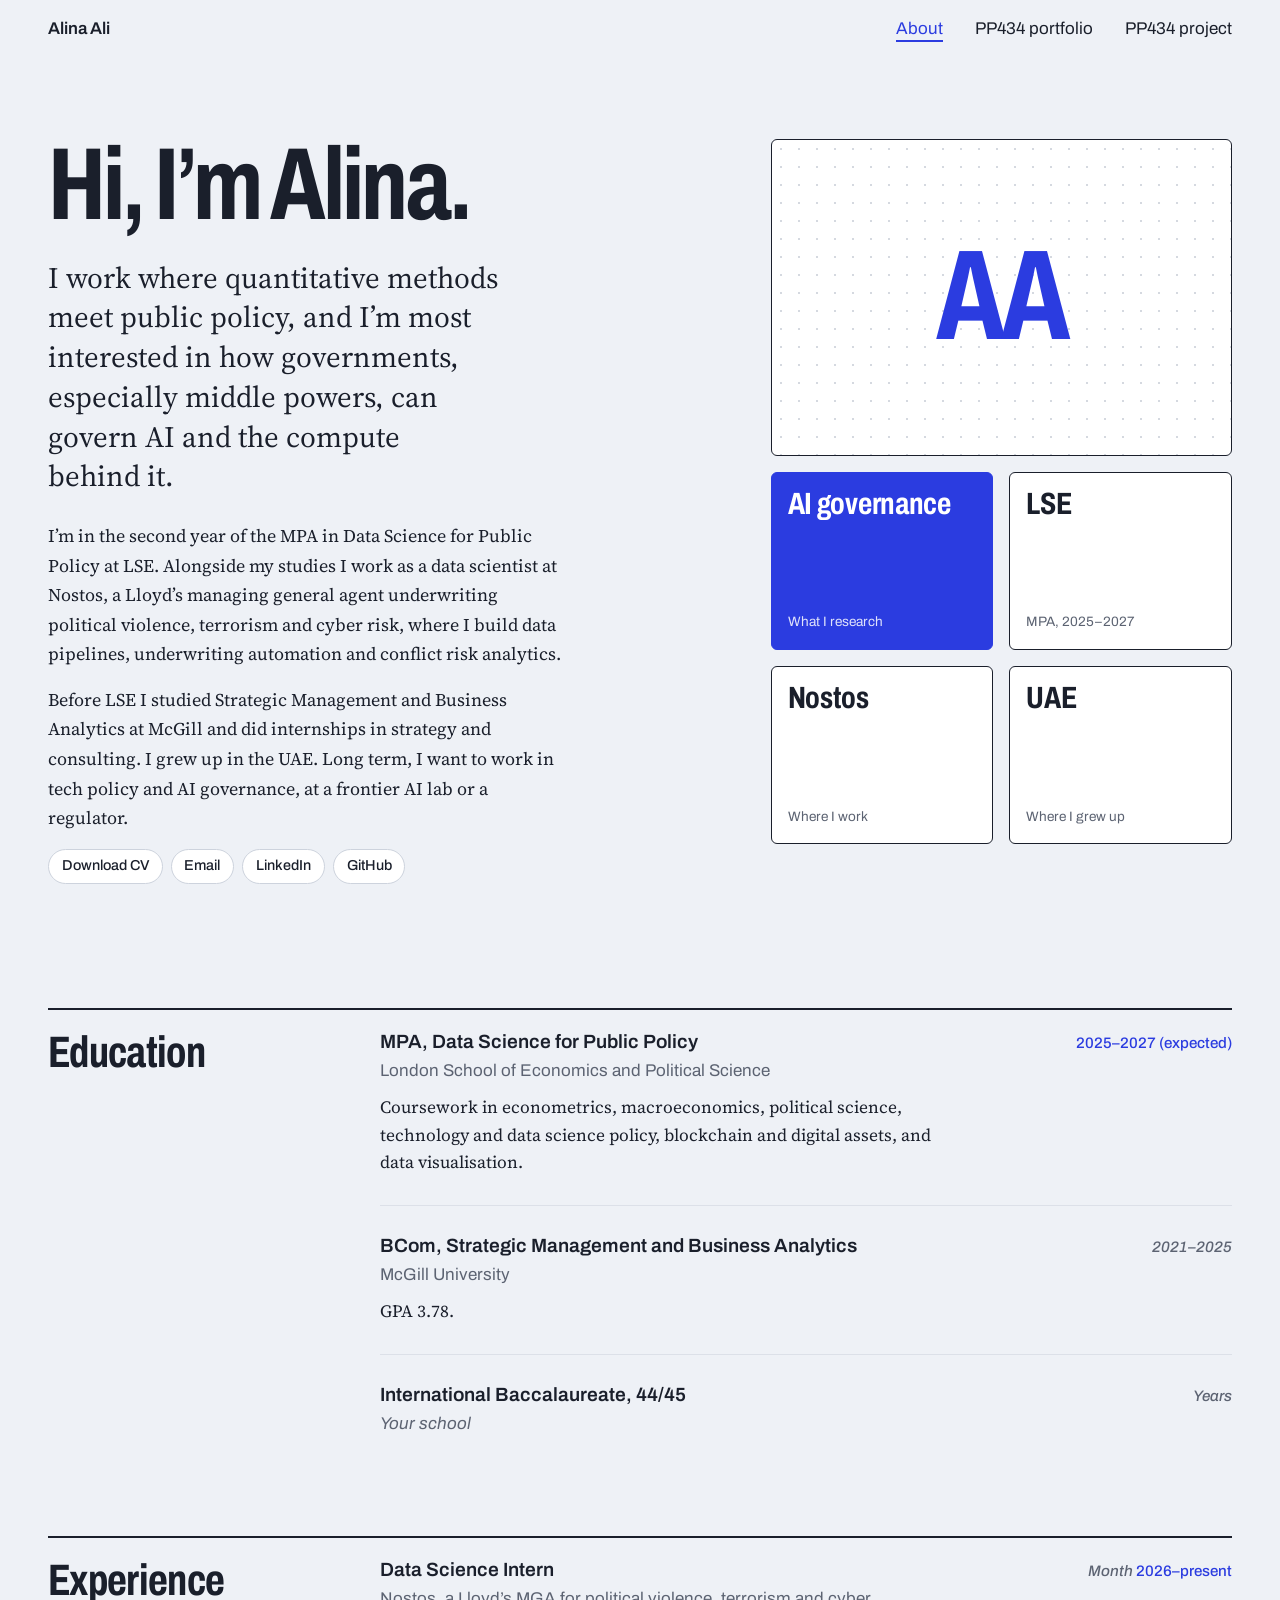
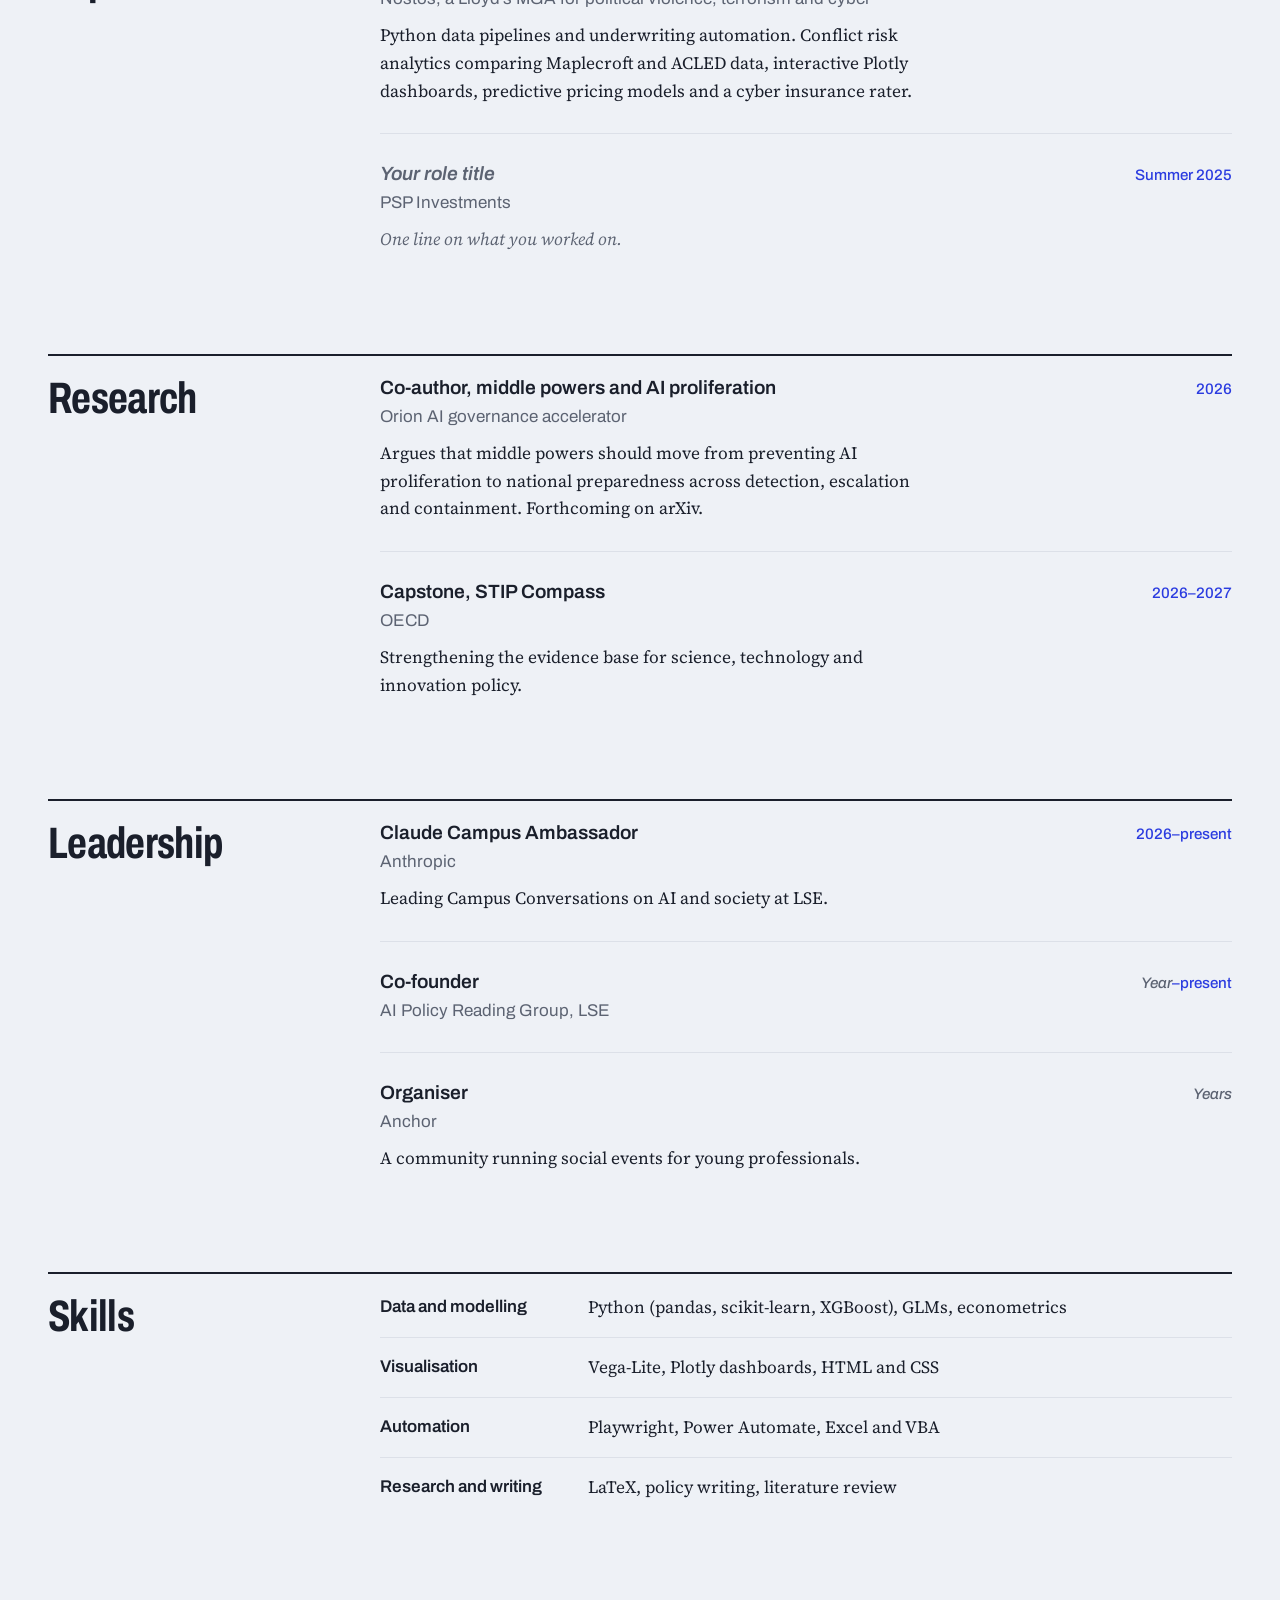
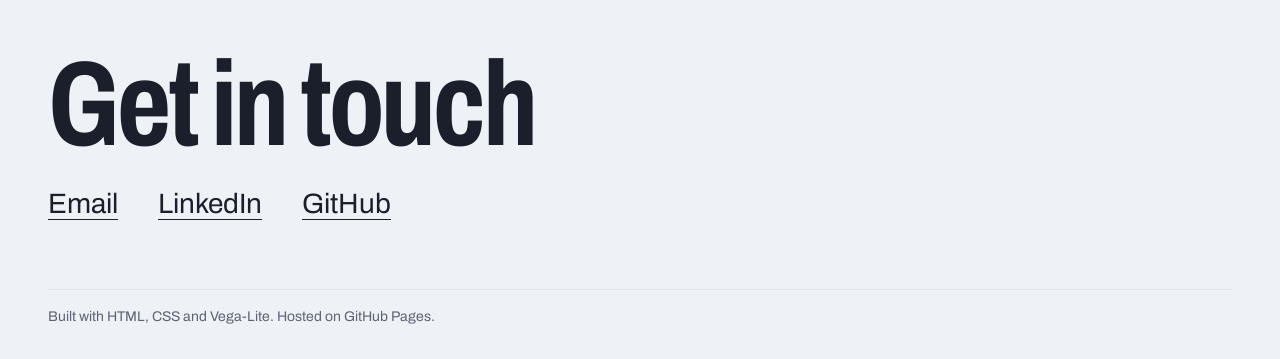
<file: about.html>
<!DOCTYPE html>
<html lang="en">

<head>
    <meta charset="utf-8">
    <meta name="viewport" content="width=device-width, initial-scale=1">
    <title>About | Alina Ali</title>
    <meta name="description" content="About Alina Ali: data science, public policy and AI governance.">

    <!-- Fonts: Archivo (headings and interface) + Source Serif 4 (longer text) -->
    <link rel="preconnect" href="https://fonts.googleapis.com">
    <link rel="preconnect" href="https://fonts.gstatic.com" crossorigin>
    <link href="https://fonts.googleapis.com/css2?family=Archivo:wdth,wght@62..125,100..900&family=Source+Serif+4:ital,opsz,wght@0,8..60,300..700;1,8..60,300..700&display=swap" rel="stylesheet">

    <!-- One stylesheet shared by every page -->
    <link rel="stylesheet" type="text/css" href="index.css">
</head>

<body class="page--wash">

    <!-- Top bar: the same on every page. aria-current marks the page you're on. -->
    <header class="topbar">
        <a class="topbar__home" href="index.html">Alina Ali</a>
        <nav class="topbar__nav" aria-label="Main">
            <a href="about.html" aria-current="page">About</a>
            <a href="portfolio.html">PP434 portfolio</a>
            <a href="project.html">PP434 project</a>
        </nav>
    </header>

    <main>

        <!-- INTRO: bio on the left; portrait and quick facts on the right -->
        <section class="about-hero">
            <div class="about-hero__text">
                <h1>Hi, I’m Alina.</h1>
                <p class="about-hero__lede">
                    I work where quantitative methods meet public policy, and I’m most interested in how
                    governments, especially middle powers, can govern AI and the compute behind it.
                </p>
                <p>
                    I’m in the second year of the MPA in Data Science for Public Policy at LSE. Alongside my studies
                    I work as a data scientist at Nostos, a Lloyd’s managing general agent underwriting political
                    violence, terrorism and cyber risk, where I build data pipelines, underwriting automation and
                    conflict risk analytics.
                </p>
                <p>
                    Before LSE I studied Strategic Management and Business Analytics at McGill and did internships in strategy and consulting.
                    I grew up in the UAE. Long term, I want to work in tech policy and AI
                    governance, at a frontier AI lab or a regulator.
                </p>
                <p class="about-hero__links">
                    <a href="cv.pdf">Download CV</a>
                    <a href="mailto:you@example.com">Email</a>
                    <a href="https://www.linkedin.com/in/alina-ali1/">LinkedIn</a>
                    <a href="https://github.com/alina-ali27">GitHub</a>
                </p>
            </div>

            <div class="about-hero__side">
                <!-- To use a photo: put it in an images/ folder and replace the <span> with
                     <img src="images/alina.jpg" alt="Portrait of Alina Ali"> -->
                <figure class="portrait">
                    <span class="portrait__initials" aria-hidden="true">AA</span>
                </figure>

                <ul class="facts">
                    <li class="fact fact--accent"><span class="fact__value">AI governance</span><span class="fact__label">What I research</span></li>
                    <li class="fact"><span class="fact__value">LSE</span><span class="fact__label">MPA, 2025–2027</span></li>
                    <li class="fact"><span class="fact__value">Nostos</span><span class="fact__label">Where I work</span></li>
                    <li class="fact"><span class="fact__value">UAE</span><span class="fact__label">Where I grew up</span></li>
                </ul>
            </div>
        </section>

        <!-- CV: each section has its heading on the left and entries on the right.
             Grey italic text marks details to fill in or check. -->
        <div class="cv">

            <section class="cv-section" aria-labelledby="edu">
                <h2 id="edu">Education</h2>
                <ol class="cv-list">
                    <li class="cv-entry">
                        <div class="cv-entry__head">
                            <h3>MPA, Data Science for Public Policy</h3>
                            <p class="cv-entry__dates">2025–2027 (expected)</p>
                        </div>
                        <p class="cv-entry__org">London School of Economics and Political Science</p>
                        <p class="cv-entry__desc">Coursework in econometrics, macroeconomics, political science, technology and data science policy, blockchain and digital assets, and data visualisation.</p>
                    </li>
                    <li class="cv-entry">
                        <div class="cv-entry__head">
                            <h3>BCom, Strategic Management and Business Analytics</h3>
                            <p class="cv-entry__dates"><span class="todo">2021–2025</span></p>
                        </div>
                        <p class="cv-entry__org">McGill University</p>
                        <p class="cv-entry__desc">GPA 3.78.</p>
                    </li>
                    <li class="cv-entry">
                        <div class="cv-entry__head">
                            <h3>International Baccalaureate, 44/45</h3>
                            <p class="cv-entry__dates"><span class="todo">Years</span></p>
                        </div>
                        <p class="cv-entry__org"><span class="todo">Your school</span></p>
                    </li>
                </ol>
            </section>

            <section class="cv-section" aria-labelledby="exp">
                <h2 id="exp">Experience</h2>
                <ol class="cv-list">
                    <li class="cv-entry">
                        <div class="cv-entry__head">
                            <h3>Data Science Intern</h3>
                            <p class="cv-entry__dates"><span class="todo">Month</span> 2026–present</p>
                        </div>
                        <p class="cv-entry__org">Nostos, a Lloyd’s MGA for political violence, terrorism and cyber</p>
                        <p class="cv-entry__desc">Python data pipelines and underwriting automation. Conflict risk analytics comparing Maplecroft and ACLED data, interactive Plotly dashboards, predictive pricing models and a cyber insurance rater.</p>
                    </li>
                    <li class="cv-entry">
                        <div class="cv-entry__head">
                            <h3><span class="todo">Your role title</span></h3>
                            <p class="cv-entry__dates">Summer 2025</p>
                        </div>
                        <p class="cv-entry__org">PSP Investments</p>
                        <p class="cv-entry__desc"><span class="todo">One line on what you worked on.</span></p>
                    </li>
                </ol>
            </section>

            <section class="cv-section" aria-labelledby="res">
                <h2 id="res">Research</h2>
                <ol class="cv-list">
                    <li class="cv-entry">
                        <div class="cv-entry__head">
                            <h3>Co-author, middle powers and AI proliferation</h3>
                            <p class="cv-entry__dates">2026</p>
                        </div>
                        <p class="cv-entry__org">Orion AI governance accelerator</p>
                        <p class="cv-entry__desc">Argues that middle powers should move from preventing AI proliferation to national preparedness across detection, escalation and containment. Forthcoming on arXiv.</p>
                    </li>
                    <li class="cv-entry">
                        <div class="cv-entry__head">
                            <h3>Capstone, STIP Compass</h3>
                            <p class="cv-entry__dates">2026–2027</p>
                        </div>
                        <p class="cv-entry__org">OECD</p>
                        <p class="cv-entry__desc">Strengthening the evidence base for science, technology and innovation policy.</p>
                    </li>
                </ol>
            </section>

            <section class="cv-section" aria-labelledby="lead">
                <h2 id="lead">Leadership</h2>
                <ol class="cv-list">
                    <li class="cv-entry">
                        <div class="cv-entry__head">
                            <h3>Claude Campus Ambassador</h3>
                            <p class="cv-entry__dates">2026–present</p>
                        </div>
                        <p class="cv-entry__org">Anthropic</p>
                        <p class="cv-entry__desc">Leading Campus Conversations on AI and society at LSE.</p>
                    </li>
                    <li class="cv-entry">
                        <div class="cv-entry__head">
                            <h3>Co-founder</h3>
                            <p class="cv-entry__dates"><span class="todo">Year</span>–present</p>
                        </div>
                        <p class="cv-entry__org">AI Policy Reading Group, LSE</p>
                    </li>
                    <li class="cv-entry">
                        <div class="cv-entry__head">
                            <h3>Organiser</h3>
                            <p class="cv-entry__dates"><span class="todo">Years</span></p>
                        </div>
                        <p class="cv-entry__org">Anchor</p>
                        <p class="cv-entry__desc">A community running social events for young professionals.</p>
                    </li>
                </ol>
            </section>

            <section class="cv-section" aria-labelledby="skills">
                <h2 id="skills">Skills</h2>
                <dl class="skills">
                    <div><dt>Data and modelling</dt><dd>Python (pandas, scikit-learn, XGBoost), GLMs, econometrics</dd></div>
                    <div><dt>Visualisation</dt><dd>Vega-Lite, Plotly dashboards, HTML and CSS</dd></div>
                    <div><dt>Automation</dt><dd>Playwright, Power Automate, Excel and VBA</dd></div>
                    <div><dt>Research and writing</dt><dd>LaTeX, policy writing, literature review</dd></div>
                </dl>
            </section>
        </div>

    </main>

    <footer class="footer">
        <h2 class="footer__lead">Get in touch</h2>
        <p class="footer__links">
            <a href="mailto:you@example.com">Email</a>
            <a href="https://www.linkedin.com/in/alina-ali1/">LinkedIn</a>
            <a href="https://github.com/alina-ali27">GitHub</a>
        </p>
        <p class="footer__small">Built with HTML, CSS and Vega-Lite. Hosted on GitHub Pages.</p>
    </footer>

</body>

</html>
</file>
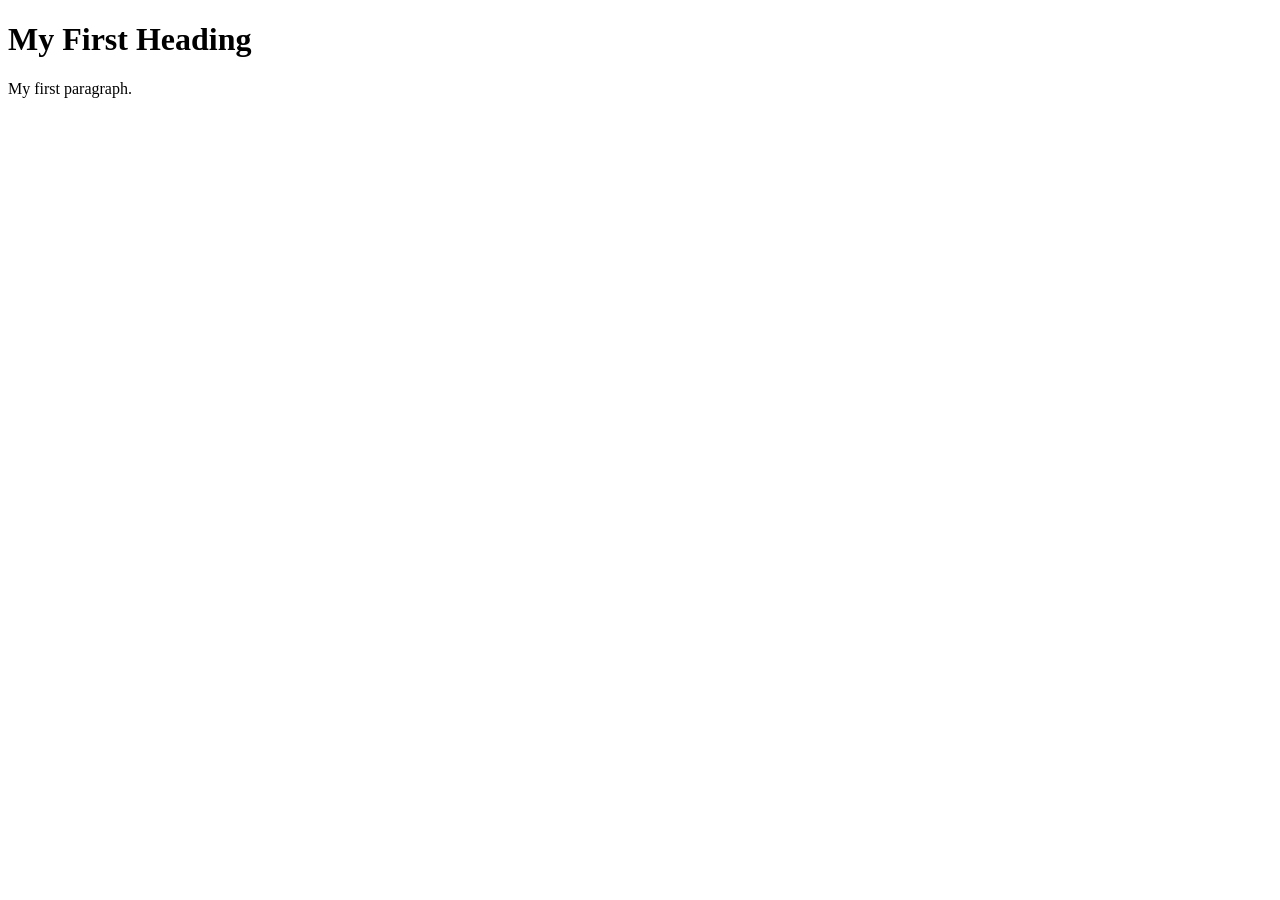
<file: Example1.html>
<!DOCTYPE html>
<html>

<!-- Richard Davies, Data Science -->

<!-- CODING LESSON NUMBER 1 -->
<!-- Commenting your code is vital, vital, vital -->

<!-- This is how you add comments to HTML -->

<!-- You can also include
multi - line comments
if you find that useful -->

<!-- To turn text into a comment, use the=is short-cut: CTRL & the "/" key (command + "/" on Mac)-->


<!-- HOW HTML WORKS - THE BASICS -->
<!-- HTML files have two fundamental parts. (1) The head, (2) The body -->

<!-- The head contains things that you do not see on the page -->

<head>
    <title>Page Title</title>
</head>

<!-- The body contains thigs you see -->
<!-- Most elements both open and close, with the content in the middle -->
<!-- Indenting is optional, but helps with readability -->
<body>
    <h1>My First Heading</h1>
    <p>My first paragraph.</p>
</body>
</html>
</file>
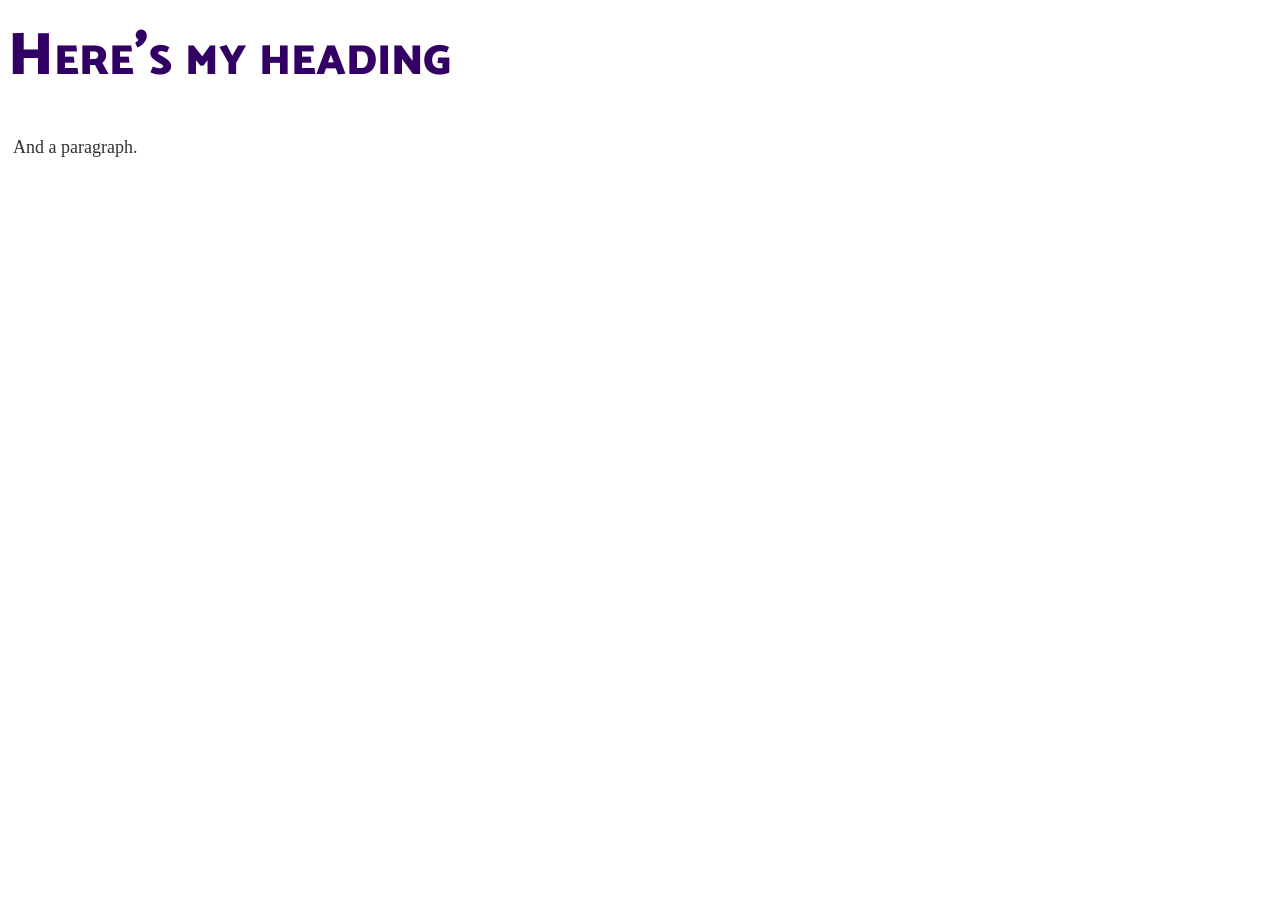
<file: Example2.html>
<!DOCTYPE html>

<!-- Richard Davies, Data Science -->

<html>

<head>
    <title>Richard's Second Example</title>

<!-- Link to my CSS file -->
<!-- The link needs to point to the CSS file, so it needs to be in the right place -->
    <link rel="stylesheet" href="Example2.css">
</head>


<body>

<h1>Here's my heading</h1>
<p>And a paragraph.</p>

</body>
</html>
</file>
<file: index.css>
/* =========================================================
   shared styles for every page
   (index.html, about.html, portfolio.html, project.html)
   White page so the Vega-Lite charts (white by default) blend in.
   Change the colours once here and the whole site follows.
   ========================================================= */

:root {
    --paper: #FFFFFF;   /* page background: matches the charts */
    --wash: #F3F4F7;    /* light panels: thumbnails, portrait */
    --ink: #1A1F2B;     /* main text */
    --muted: #5C6372;   /* secondary text */
    --rule: #E3E5E9;    /* dividing lines */
    --dots: #D5D9E0;    /* dot grid */
    --accent: #2B3CE0;  /* ultramarine */
    --orange: #E2711D;
    --teal: #2A9D8F;

    --sans: "Archivo", "Helvetica Neue", Arial, sans-serif;
    --serif: "Source Serif 4", Georgia, "Times New Roman", serif;
    --gutter: clamp(1.25rem, 4vw, 3rem);

    color-scheme: light;
}

/* ---------- Base ---------- */

*, *::before, *::after { box-sizing: border-box; }

html {
    scroll-behavior: smooth;
    scroll-padding-top: 4.5rem; /* so jump links don't hide under the top bar */
}

body {
    margin: 0;
    background: var(--paper);
    color: var(--ink);
    font-family: var(--sans);
    font-size: 1.0625rem;
    line-height: 1.5;
    -webkit-font-smoothing: antialiased;
}

a {
    color: inherit;
    text-decoration-thickness: 1px;
    text-underline-offset: 0.2em;
}

a:hover { color: var(--accent); }

:focus-visible {
    outline: 2px solid var(--accent);
    outline-offset: 3px;
}

/* Prompts to replace with your own writing */
.todo { font-style: italic; color: var(--muted); }

/* Dot grid used behind page tops, fading out downwards */
.hero::before,
.page-head::before {
    content: "";
    position: absolute;
    inset: 0;
    z-index: 0;
    background-image: radial-gradient(circle, var(--dots) 1px, transparent 1.4px);
    background-size: 22px 22px;
    -webkit-mask-image: linear-gradient(to bottom, #000 55%, transparent 100%);
    mask-image: linear-gradient(to bottom, #000 55%, transparent 100%);
    pointer-events: none;
}

/* Landing and About use a soft cool background so the white boxes stand out */
.page--wash { background: #EEF1F6; }
.page--wash .topbar { background: rgba(238, 241, 246, 0.92); }
.page--wash .hero__grid { stroke: #DCE1E9; }
.page--wash .page-head__jump a,
.page--wash .about-hero__links a { background: #FFFFFF; border-color: #CDD3DD; }

/* ---------- Top bar (every page) ---------- */

.topbar {
    position: sticky;
    top: 0;
    z-index: 10;
    display: flex;
    justify-content: space-between;
    align-items: baseline;
    gap: 1rem;
    padding: 1rem var(--gutter);
    background: rgba(255, 255, 255, 0.92);
    backdrop-filter: blur(6px);
    -webkit-backdrop-filter: blur(6px);
}

.topbar a { text-decoration: none; white-space: nowrap; }
.topbar__home { font-weight: 600; }

.topbar__nav {
    display: flex;
    gap: clamp(0.9rem, 2.5vw, 2rem);
}

/* The page you're on */
.topbar__nav a[aria-current="page"] {
    color: var(--accent);
    text-decoration: underline;
    text-decoration-thickness: 2px;
    text-underline-offset: 0.35em;
}

/* ---------- Shared headings ---------- */

.section-head {
    display: flex;
    flex-wrap: wrap;
    justify-content: space-between;
    align-items: flex-end;
    gap: 0.75rem 2rem;
    padding-bottom: 1.25rem;
    border-bottom: 2px solid var(--ink);
}

.section-head h2 {
    margin: 0;
    font-weight: 700;
    font-stretch: 72%;
    font-size: clamp(2.25rem, 5vw, 3.75rem);
    line-height: 0.95;
    letter-spacing: -0.02em;
}

.section-head p {
    margin: 0;
    color: var(--muted);
}

/* ---------- Landing hero ---------- */

.hero {
    position: relative;
    display: grid;
    grid-template-columns: minmax(0, 5fr) minmax(0, 6fr);
    align-items: center;
    gap: var(--gutter);
    min-height: calc(92vh - 3.5rem);
    min-height: calc(92svh - 3.5rem);
    padding: clamp(2rem, 6vh, 4rem) 0 2rem var(--gutter);
    overflow: hidden;
}

.hero__text {
    position: relative;
    z-index: 1;
}

.hero__name {
    margin: 0;
    font-weight: 700;
    font-stretch: 72%;          /* Archivo's width axis: narrow, poster-like */
    font-size: clamp(4rem, 15vw, 13rem);
    line-height: 0.85;
    letter-spacing: -0.03em;
}

.hero__programme {
    margin: 1.5rem 0 0;
    font-weight: 500;
    font-stretch: 85%;
    font-size: clamp(1.3rem, 2.6vw, 2rem);
    line-height: 1.15;
    color: var(--accent);
}

.hero__intro {
    margin: 1.25rem 0 0;
    max-width: 38ch;
    font-family: var(--serif);
    font-size: 1.15rem;
    line-height: 1.55;
    color: var(--muted);
}

.hero__links {
    display: flex;
    gap: 1.5rem;
    margin: 1.5rem 0 0;
    font-weight: 500;
}

/* The decorative chart beside the name */
.hero__lines {
    position: relative;
    z-index: 1;
    display: block;
    width: 100%;
    height: auto;
    overflow: visible;
}

.hero__grid { stroke: #EEF0F3; stroke-width: 1; }

.hero__line {
    fill: none;
    stroke-linejoin: round;
    stroke-linecap: round;
    stroke-dasharray: 1;
    stroke-dashoffset: 1;
    animation: draw 2.6s cubic-bezier(0.4, 0, 0.2, 1) forwards;
}

.s-grey   { stroke: #C3C8D1; stroke-width: 1.5; }
.s-teal   { stroke: var(--teal); stroke-width: 2; }
.s-orange { stroke: var(--orange); stroke-width: 2; }
.s-accent { stroke: var(--accent); stroke-width: 4.5; }

.hero__band {
    fill: var(--accent);
    opacity: 0;
    animation: fade-band 1s ease 2.2s forwards;
}

.hero__dot {
    fill: var(--accent);
    opacity: 0;
    animation: fade-in 0.4s ease 2.7s forwards;
}

@keyframes draw { to { stroke-dashoffset: 0; } }
@keyframes fade-band { to { opacity: 0.1; } }
@keyframes fade-in { to { opacity: 1; } }

/* ---------- Selected work (landing): boxed cards ---------- */

.works {
    padding: clamp(3rem, 10vh, 6rem) var(--gutter) 0;
}

.works__grid {
    display: grid;
    grid-template-columns: repeat(3, minmax(0, 1fr));
    gap: clamp(1rem, 2vw, 1.5rem);
    margin: 2.5rem 0 0;
    padding: 0;
    list-style: none;
}

.card {
    position: relative;
    display: flex;
    flex-direction: column;
    padding: clamp(1.1rem, 2vw, 1.5rem);
    background: #FFFFFF;
    border: 1.5px solid var(--ink);
    border-radius: 6px;
    transition: transform 0.18s ease, box-shadow 0.18s ease;
}

/* Linked cards lift onto a hard ultramarine shadow when hovered or focused */
.card--linked:hover,
.card--linked:focus-within {
    transform: translate(-3px, -3px);
    box-shadow: 6px 6px 0 var(--accent);
}

/* The title link stretches over the whole card, so the box is clickable */
.card__link { color: inherit; text-decoration: none; }
.card__link::after {
    content: "";
    position: absolute;
    inset: 0;
    z-index: 1;
    border-radius: inherit;
}
.card__link:focus-visible { outline: none; }
.card:has(.card__link:focus-visible) { outline: 2px solid var(--accent); outline-offset: 4px; }

.card__top {
    display: flex;
    justify-content: space-between;
    align-items: center;
    gap: 0.75rem;
    margin-bottom: 1rem;
}

.tag {
    display: inline-block;
    padding: 0.2rem 0.6rem;
    border-radius: 3px;
    font-size: 0.8rem;
    font-weight: 600;
}

.tag--course   { background: #E4E7FD; color: #2231B8; }
.tag--research { background: #D9F0EC; color: #1D7468; }
.tag--work     { background: #FCE8D8; color: #9A4A0D; }

.card__meta {
    font-size: 0.8rem;
    color: var(--muted);
    text-align: right;
}

.card__thumb {
    display: block;
    aspect-ratio: 4 / 3;
    margin-bottom: 1.1rem;
    overflow: hidden;
    background: var(--wash);
    border-radius: 3px;
}

.card__thumb svg,
.card__thumb img {
    display: block;
    width: 100%;
    height: 100%;
    object-fit: cover;
}

.card__title {
    margin: 0 0 0.5rem;
    font-weight: 650;
    font-stretch: 85%;
    font-size: clamp(1.25rem, 1.7vw, 1.45rem);
    line-height: 1.15;
}

.card__title--big {
    font-weight: 700;
    font-stretch: 72%;
    font-size: clamp(2rem, 3.4vw, 3rem);
    line-height: 0.95;
    letter-spacing: -0.015em;
}

.card__desc {
    margin: 0;
    font-family: var(--serif);
    font-size: 1rem;
    line-height: 1.55;
}

.card__foot {
    margin: auto 0 0;
    padding-top: 1.1rem;
}

.card__cta {
    font-weight: 600;
    color: var(--accent);
}

.card--linked:hover .card__cta { text-decoration: underline; text-underline-offset: 0.2em; }

.card__status {
    font-size: 0.875rem;
    font-weight: 500;
    color: var(--muted);
}

.card__status::before {
    content: "";
    display: inline-block;
    width: 0.5rem;
    height: 0.5rem;
    margin-right: 0.45rem;
    border-radius: 50%;
    background: var(--orange);
    vertical-align: 0.1em;
}

/* Featured card: two squares wide, with a live chart */
.card--feature {
    grid-column: span 2;
    display: grid;
    grid-template-columns: minmax(0, 5fr) minmax(0, 7fr);
    gap: clamp(1rem, 2.5vw, 2rem);
}

.card-feature__text {
    display: flex;
    flex-direction: column;
}

.card__chart,
.card__chart.vega-embed {   /* vegaEmbed adds class="vega-embed"; keep it filling the space */
    position: relative;
    z-index: 2;             /* above the card link, so chart tooltips still work */
    display: flex;
    align-items: center;
    justify-content: center;
    min-width: 0;
    margin: 0;
    padding: 0.75rem;
    overflow: hidden;
    border: 1px solid var(--rule);
    border-radius: 3px;
    background: #FFFFFF;
}

.card__chart canvas,
.card__chart svg {
    max-width: 100%;
    height: auto;
}

/* About card: a solid ultramarine block */
.card--about {
    grid-column: span 2;
    justify-content: space-between;
    min-height: 15rem;
    background-color: var(--accent);
    background-image: radial-gradient(circle, rgba(255, 255, 255, 0.22) 1px, transparent 1.4px);
    background-size: 18px 18px;
    border-color: var(--accent);
    color: #FFFFFF;
}

.card--about.card--linked:hover,
.card--about.card--linked:focus-within { box-shadow: 6px 6px 0 var(--ink); }

.card-about__kicker {
    margin: 0;
    max-width: 30ch;
    font-size: 0.95rem;
    color: rgba(255, 255, 255, 0.85);
}

.card-about__title {
    margin: 2rem 0 0;
    font-weight: 700;
    font-stretch: 72%;
    font-size: clamp(2.75rem, 6vw, 5.5rem);
    line-height: 0.9;
    letter-spacing: -0.025em;
}

/* ---------- Page header (portfolio, project) ---------- */

.page-head {
    position: relative;
    padding: clamp(3rem, 12vh, 7rem) var(--gutter) clamp(1rem, 4vh, 2rem);
}

.page-head > * { position: relative; z-index: 1; }

.page-head h1 {
    margin: 0;
    font-weight: 700;
    font-stretch: 72%;
    font-size: clamp(3.25rem, 10vw, 8.5rem);
    line-height: 0.88;
    letter-spacing: -0.03em;
}

.page-head__intro {
    margin: 1.25rem 0 0;
    max-width: 50ch;
    font-family: var(--serif);
    font-size: 1.2rem;
    line-height: 1.55;
    color: var(--muted);
}

.page-head__status {
    display: inline-block;
    margin: 1.5rem 0 0;
    padding: 0.3rem 0.8rem;
    border: 1px solid var(--accent);
    border-radius: 999px;
    font-size: 0.875rem;
    font-weight: 500;
    color: var(--accent);
}

.page-head__jump {
    display: flex;
    flex-wrap: wrap;
    gap: 0.5rem;
    margin-top: 1.75rem;
}

/* Pill-shaped links: jump links, Chart JSON, About links */
.page-head__jump a,
.entry__links a,
.about-hero__links a {
    display: inline-block;
    padding: 0.3rem 0.8rem;
    border: 1px solid var(--rule);
    border-radius: 999px;
    background: var(--paper);
    font-family: var(--sans);
    font-size: 0.9rem;
    font-weight: 500;
    color: var(--ink);
    text-decoration: none;
}

.page-head__jump a:hover,
.entry__links a:hover,
.about-hero__links a:hover { border-color: var(--accent); color: var(--accent); }

/* ---------- Challenges (portfolio, project) ---------- */

.challenge {
    padding: clamp(3rem, 10vh, 6rem) var(--gutter) 0;
}

.challenge__head {
    display: flex;
    align-items: flex-end;
    gap: clamp(1rem, 3vw, 2rem);
    padding-bottom: 1.5rem;
    border-bottom: 2px solid var(--ink);
}

.challenge__num {
    margin: 0;
    font-weight: 300;
    font-stretch: 112%;
    font-size: clamp(4.5rem, 10vw, 8rem);
    line-height: 0.75;
    color: var(--accent);
}

.challenge__head h2 {
    margin: 0;
    font-weight: 700;
    font-stretch: 72%;
    font-size: clamp(2.25rem, 5vw, 3.75rem);
    line-height: 0.95;
    letter-spacing: -0.02em;
}

.challenge__about {
    margin: 0.4rem 0 0;
    color: var(--muted);
}

/* One section / task: text on the left, chart on the right */
.entry {
    display: grid;
    grid-template-columns: minmax(0, 4fr) minmax(0, 7fr);
    gap: var(--gutter);
    align-items: start;
    padding: clamp(2.5rem, 7vh, 4.5rem) 0;
    border-bottom: 1px solid var(--rule);
}

.entry__text h3 {
    margin: 0 0 0.75rem;
    font-weight: 650;
    font-stretch: 85%;
    font-size: clamp(1.4rem, 2.2vw, 1.9rem);
    line-height: 1.1;
}

.entry__text p {
    margin: 0 0 0.75rem;
    max-width: 44ch;
    font-family: var(--serif);
    font-size: 1.1rem;
    line-height: 1.6;
}

.entry__text .entry__source,
.entry__text .entry__links {
    font-family: var(--sans);
    font-size: 0.9rem;
    color: var(--muted);
}

.entry__links { margin-top: 1.25rem; }

/* The chart's figure: no box, so the white chart sits straight on the white page */
.entry__chart {
    margin: 0;
    min-width: 0;
    max-width: 100%;
    overflow-x: auto;   /* wide charts scroll instead of breaking the layout */
}

.chart-placeholder {
    display: grid;
    place-items: center;
    min-height: 300px;
    margin: 0;
    border: 1px dashed var(--rule);
    border-radius: 4px;
    color: var(--muted);
}

/* ---------- About page ---------- */

.about-hero {
    display: grid;
    grid-template-columns: minmax(0, 7fr) minmax(0, 5fr);
    gap: clamp(2rem, 6vw, 5rem);
    align-items: start;
    padding: clamp(2.5rem, 9vh, 5.5rem) var(--gutter) 0;
}

.about-hero h1 {
    margin: 0 0 1.75rem;
    font-weight: 700;
    font-stretch: 72%;
    font-size: clamp(3.25rem, 8vw, 7rem);
    line-height: 0.9;
    letter-spacing: -0.03em;
}

.about-hero__text p {
    margin: 0 0 1rem;
    max-width: 58ch;
    font-family: var(--serif);
    font-size: 1.12rem;
    line-height: 1.65;
}

.about-hero__text .about-hero__lede {
    max-width: 30ch;
    margin-bottom: 1.5rem;
    font-size: clamp(1.4rem, 2.3vw, 1.9rem);
    line-height: 1.35;
}

.about-hero__links {
    display: flex;
    flex-wrap: wrap;
    gap: 0.5rem;
    margin-top: 1.75rem;
}

.about-hero__side {
    display: grid;
    grid-template-columns: repeat(2, minmax(0, 1fr));
    gap: 1rem;
}

.portrait {
    grid-column: 1 / -1;
    margin: 0;
    aspect-ratio: 16 / 11;
    overflow: hidden;
    display: grid;
    place-items: center;
    background-color: #FFFFFF;
    background-image: radial-gradient(circle, var(--dots) 1px, transparent 1.4px);
    background-size: 18px 18px;
    border: 1.5px solid var(--ink);
    border-radius: 6px;
}

.portrait img {
    width: 100%;
    height: 100%;
    object-fit: cover;
}

.portrait__initials {
    font-weight: 700;
    font-stretch: 72%;
    font-size: clamp(4.5rem, 10vw, 8rem);
    letter-spacing: -0.04em;
    color: var(--accent);
}

/* Quick facts: four small squares */
.facts {
    display: contents;      /* lets the four facts sit straight in the side grid */
    list-style: none;
}

.fact {
    display: flex;
    flex-direction: column;
    justify-content: space-between;
    gap: 1rem;
    aspect-ratio: 1 / 0.8;
    padding: 1rem;
    background: #FFFFFF;
    border: 1.5px solid var(--ink);
    border-radius: 6px;
}

.fact__value {
    font-weight: 700;
    font-stretch: 75%;
    font-size: clamp(1.5rem, 2.4vw, 2.1rem);
    line-height: 1;
    letter-spacing: -0.01em;
}

.fact__label {
    font-size: 0.85rem;
    color: var(--muted);
}

.fact--accent {
    background: var(--accent);
    border-color: var(--accent);
    color: #FFFFFF;
}

.fact--accent .fact__label { color: rgba(255, 255, 255, 0.85); }

/* CV: heading on the left, entries on the right */
.cv {
    display: grid;
    gap: clamp(3rem, 8vh, 4.5rem);
    padding: clamp(4rem, 12vh, 7rem) var(--gutter) 0;
}

.cv-section {
    display: grid;
    grid-template-columns: minmax(0, 3fr) minmax(0, 9fr);
    gap: var(--gutter);
    padding-top: 1.25rem;
    border-top: 2px solid var(--ink);
}

.cv-section h2 {
    position: sticky;
    top: 5rem;
    align-self: start;
    margin: 0;
    font-weight: 700;
    font-stretch: 72%;
    font-size: clamp(1.9rem, 3.5vw, 2.75rem);
    line-height: 1;
    letter-spacing: -0.015em;
}

.cv-list {
    margin: 0;
    padding: 0;
    list-style: none;
}

.cv-entry { padding-bottom: 1.75rem; }

.cv-entry + .cv-entry {
    padding-top: 1.75rem;
    border-top: 1px solid #DCE0E8;
}

.cv-entry__head {
    display: flex;
    flex-wrap: wrap;
    justify-content: space-between;
    align-items: baseline;
    gap: 0.25rem 2rem;
}

.cv-entry h3 {
    margin: 0;
    font-size: 1.2rem;
    font-weight: 600;
    line-height: 1.3;
}

.cv-entry__dates {
    margin: 0;
    font-size: 0.95rem;
    font-weight: 500;
    font-variant-numeric: tabular-nums;
    white-space: nowrap;
    color: var(--accent);
}

.cv-entry__org {
    margin: 0.2rem 0 0;
    color: var(--muted);
}

.cv-entry__desc {
    margin: 0.65rem 0 0;
    max-width: 62ch;
    font-family: var(--serif);
    font-size: 1.08rem;
    line-height: 1.6;
}

.skills { margin: 0; }

.skills div {
    display: grid;
    grid-template-columns: 12rem minmax(0, 1fr);
    gap: 1rem;
    padding: 1rem 0;
}

.skills div:first-child { padding-top: 0; }
.skills div + div { border-top: 1px solid #DCE0E8; }

.skills dt { font-weight: 600; }

.skills dd {
    margin: 0;
    font-family: var(--serif);
    font-size: 1.08rem;
    line-height: 1.55;
}

/* ---------- Footer (every page) ---------- */

.footer {
    padding: clamp(5rem, 15vh, 9rem) var(--gutter) 2rem;
}

.footer__lead {
    margin: 0 0 1.5rem;
    font-weight: 700;
    font-stretch: 72%;
    font-size: clamp(3rem, 10vw, 7.5rem);
    line-height: 0.9;
    letter-spacing: -0.025em;
}

.footer__links {
    display: flex;
    flex-wrap: wrap;
    gap: 1rem 2.5rem;
    margin: 0 0 4rem;
    font-size: clamp(1.25rem, 2.5vw, 1.75rem);
}

.footer__small {
    margin: 0;
    padding-top: 1rem;
    border-top: 1px solid var(--rule);
    font-size: 0.875rem;
    color: var(--muted);
}

/* ---------- Smaller screens ---------- */

@media (max-width: 1080px) {
    .works__grid { grid-template-columns: repeat(2, minmax(0, 1fr)); }
    .card--about { grid-column: span 1; }
}

@media (max-width: 960px) {
    .entry { grid-template-columns: minmax(0, 1fr); }

    .hero {
        grid-template-columns: minmax(0, 1fr);
        padding-right: var(--gutter);
        min-height: 0;
    }

    .about-hero { grid-template-columns: minmax(0, 1fr); }
    .about-hero__side { max-width: 36rem; }

    .cv-section { grid-template-columns: minmax(0, 1fr); gap: 1.25rem; }
    .cv-section h2 { position: static; }
}

@media (max-width: 720px) {
    .works__grid { grid-template-columns: minmax(0, 1fr); }
    .card--feature,
    .card--about { grid-column: auto; }
    .card--feature { grid-template-columns: minmax(0, 1fr); }
}

@media (max-width: 680px) {
    .topbar { font-size: 0.85rem; }
    .topbar__nav { gap: 0.85rem; }
    .skills div { grid-template-columns: minmax(0, 1fr); gap: 0.25rem; }
}

/* Respect visitors who turn off motion */
@media (prefers-reduced-motion: reduce) {
    html { scroll-behavior: auto; }
    .hero__line { animation: none; stroke-dashoffset: 0; }
    .hero__band { animation: none; opacity: 0.1; }
    .hero__dot { animation: none; opacity: 1; }
}

.entry__right { min-width: 0; }

.api-spec {
    margin-top: 1.5rem;
    padding: 1.25rem 1.5rem;
    background: var(--wash);
    border-radius: 6px;
}

.api-spec h4 {
    margin: 0 0 1rem;
    font-size: 1.1rem;
    font-weight: 650;
}

.api-spec p {
    margin: 0 0 0.75rem;
    font-family: var(--serif);
    font-size: 1rem;
    line-height: 1.6;
}

.api-spec p strong { font-family: var(--sans); }

.api-spec code {
    font-size: 0.85rem;
    word-break: break-all;      /* long URLs wrap instead of overflowing */
    background: #FFFFFF;
    padding: 0.1rem 0.3rem;
    border-radius: 3px;
}

.api-table {
    width: 100%;
    margin: 0.5rem 0 1.25rem;
    border-collapse: collapse;
    font-size: 0.9rem;
}

.api-table th,
.api-table td {
    padding: 0.5rem 0.6rem;
    text-align: left;
    vertical-align: top;
    border-bottom: 1px solid var(--rule);
}

.api-table th { font-weight: 600; color: var(--muted); }
</file>
<file: Example2.css>
/* Richard Davies */
/* Data Science */

/* This is a comment in CSS */

/* This is a 
multi line comment */

/* CSS files can be used to access e.g. fonts */
@import url('https://fonts.googleapis.com/css2?family=Catamaran:wght@900&display=swap');


/* Format my paragraph */
p {
	font-size: 18px;
	margin: 5px 5px;
	line-height: 22.4px;
	color: #323232;
}

/* Format my heading */
h1 {
	font-family: "Catamaran";
	font-variant: small-caps;
	font-size: 60px;
	color: #320064;
	font-weight: 900;
	margin: 0px 0px 30px 0px;
}
</file>
